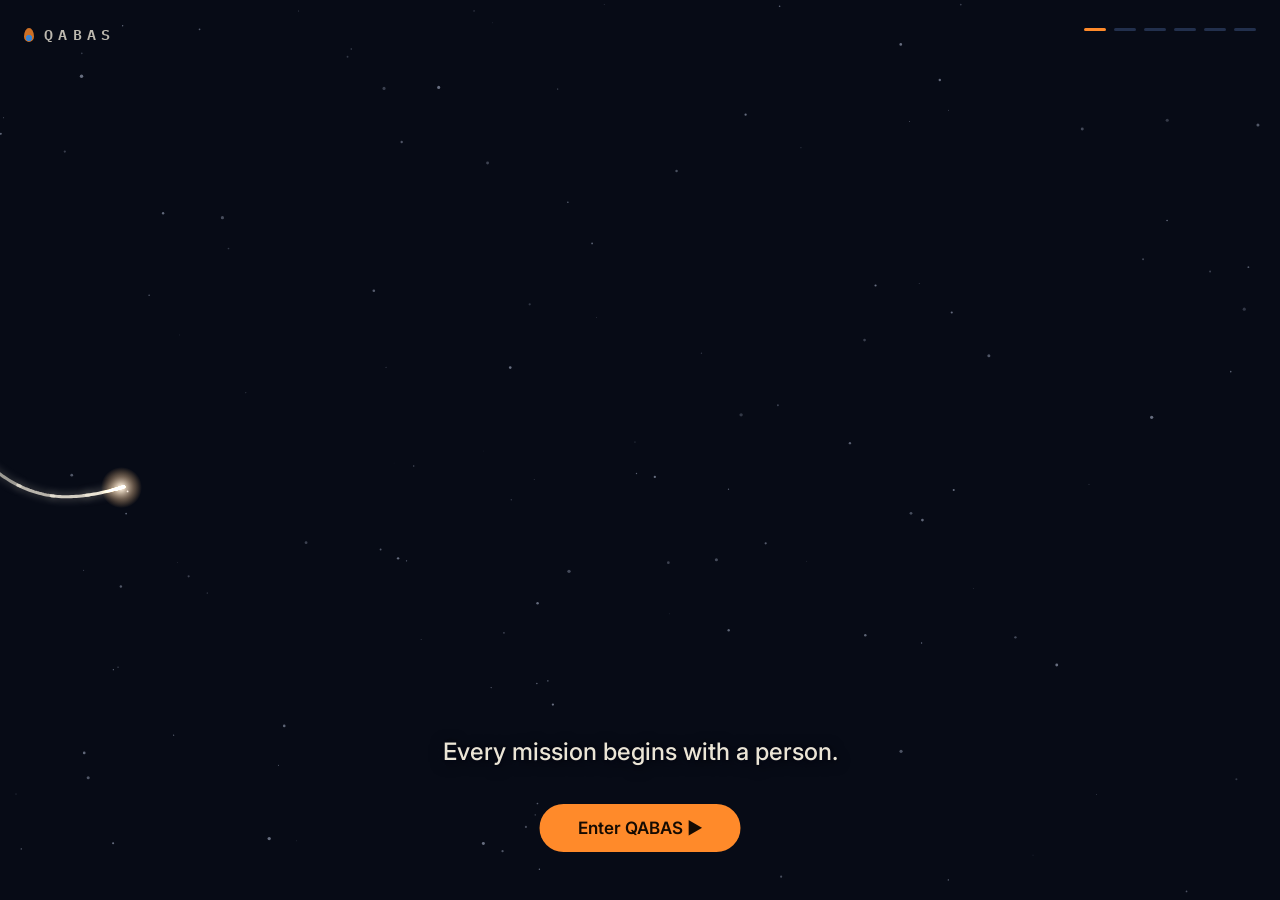
<file: frontend/public/Intro.html>
<!DOCTYPE html>
<html lang="en">
<head>
<meta charset="utf-8">
<meta name="viewport" content="width=device-width, initial-scale=1">
<title>QABAS Intro</title>
<link rel="preconnect" href="https://fonts.googleapis.com">
<link href="https://fonts.googleapis.com/css2?family=IBM+Plex+Mono:wght@500;600&family=Inter:wght@400;500;600&display=swap" rel="stylesheet">
<style>
  :root{
    --bg:#070b16; --ink:#ebe5d6; --muted:#8e9ab3; --orange:#ff8a2a; --blue:#4aa3ff;
  }
  *{box-sizing:border-box;margin:0;padding:0}
  html,body{height:100%;background:var(--bg);color:var(--ink);font-family:Inter,system-ui,sans-serif;overflow:hidden}
  canvas{position:fixed;inset:0;display:block}

  #brand{position:fixed;top:22px;left:24px;font:600 15px "IBM Plex Mono",monospace;letter-spacing:.35em;color:var(--ink);opacity:.8;display:flex;align-items:center;gap:10px}
  #brand i{width:10px;height:14px;border-radius:50% 50% 50% 50%/60% 60% 40% 40%;background:radial-gradient(circle at 50% 70%,var(--blue) 0 28%,var(--orange) 30%);display:inline-block}

  #dots{position:fixed;top:28px;right:24px;display:flex;gap:8px}
  #dots span{width:22px;height:3px;border-radius:2px;background:#22304d;transition:background .4s}
  #dots span.on{background:var(--orange)}

  #caption{position:fixed;left:50%;bottom:132px;transform:translateX(-50%);width:min(820px,calc(100% - 32px));text-align:center;transition:opacity .45s}
  #caption .en{font-size:clamp(17px,2.3vw,24px);font-weight:500;line-height:1.35;text-shadow:0 2px 14px #070b16,0 0 4px #070b16}
  #caption .tag{font:600 clamp(14px,1.6vw,17px) "IBM Plex Mono",monospace;letter-spacing:.18em;text-transform:uppercase;color:var(--orange);margin-bottom:10px}
  #caption .tag:empty{display:none}

  #start{position:fixed;left:50%;bottom:48px;transform:translateX(-50%);
    background:var(--orange);color:#160b02;border:0;border-radius:999px;
    font:600 17px Inter,sans-serif;padding:14px 38px;cursor:pointer;
    box-shadow:0 0 0 0 rgba(255,138,42,.45);animation:pulse 2.4s infinite}
  #start:hover{filter:brightness(1.08)}
  #start:focus-visible{outline:2px solid var(--ink);outline-offset:4px}
  @keyframes pulse{0%{box-shadow:0 0 0 0 rgba(255,138,42,.4)}70%{box-shadow:0 0 0 16px rgba(255,138,42,0)}100%{box-shadow:0 0 0 0 rgba(255,138,42,0)}}

</style>
</head>
<body>
<canvas id="c" aria-hidden="true"></canvas>
<div id="brand"><i></i>QABAS</div>
<div id="dots"><span></span><span></span><span></span><span></span><span></span><span></span></div>
<div id="caption" aria-live="polite"><div class="tag"></div><div class="en"></div></div>
<button id="start" type="button">Enter QABAS ▶</button>


<script>
/* ===== QABAS intro: "From Ignorance to Intelligence" =====
   Six scenes, loops until the user clicks Start (46.5 s per loop).
   Test a moment: add ?t=20 to the URL to freeze the animation at 20 s.

   Scientific content shown on the cards comes only from NASA's
   "Flame in Freefall" challenge statement (NASA PSI combustion research):
   - ACME CFI-G: microgravity tests with up to 85% oxygen
   - BASS / BASS-II: burning of solids, run in the MSG's fan-driven flow duct
   - Planned Moon Base / rovers: likely ≥30% O₂ at ≤10.2 psi
   - No partial-gravity combustion data in PSI yet; 0 g and 1 g results could bound it
   Microgravity flame look (dim, blue, spherical) also follows that statement. */

/* ---------- timeline ---------- */
const LEN = [6.5, 5.5, 6, 6.5, 4.5, 17.5];           // seconds per scene
const START = LEN.reduce((a,l,i)=>(a.push(i?a[i-1]+LEN[i-1]:0),a),[]);
const LOOP = LEN.reduce((a,b)=>a+b,0);
const CAPS = [
  ["Every mission begins with a person.", ""],
  ["A planned experiment, done by the procedure.", "Mission day 41."],
  ["But fire behaves differently here, and the answers were scattered across decades of research.", ""],
  ["Without organized data, even a careful crew can't predict what comes next.", ""],
  ["A small fire can become a major danger when we don't understand it.", ""],
  ["What if we understood the fire before we started?", ""],
];
const SUB6B = ["Decades of NASA fire experiments, summarized, ranked and explained.", ""];
const SUB6C = ["QABAS: a spark of knowledge for fire in space.", ""];

/* ---------- canvas ---------- */
const INK="#ebe5d6", ORANGE="#ff8a2a", BLUE="#4aa3ff", MUTED="#8e9ab3", RED="#ff5a3c";
const c=document.getElementById("c"), ctx=c.getContext("2d");
let W,H,S,dpr,OY;
function resize(){
  dpr=Math.min(2,window.devicePixelRatio||1);
  W=innerWidth; H=innerHeight;
  c.width=Math.round(W*dpr); c.height=Math.round(H*dpr);
  c.style.width=W+"px"; c.style.height=H+"px";
  // the stage (world y from about −245 to 140) fits between the header and the caption area
  const top=56,bottom=H-200;
  S=Math.min(W/1000,Math.max(120,bottom-top)/390);
  OY=(top+bottom)/2+52*S;
}
addEventListener("resize",resize); resize();

/* ---------- math helpers ---------- */
const clamp=(v,a=0,b=1)=>Math.max(a,Math.min(b,v));
const prog=(t,a,b)=>clamp((t-a)/(b-a));
const lerp=(a,b,t)=>a+(b-a)*t;
const lerpP=(p,q,t)=>[lerp(p[0],q[0],t),lerp(p[1],q[1],t)];
const ease=t=>t<.5?4*t*t*t:1-Math.pow(-2*t+2,3)/2;          // in-out cubic
const easeOut=t=>1-Math.pow(1-t,3);
const easeIn=t=>t*t*t;
const noise=x=>Math.sin(x)*.5+Math.sin(x*2.13+1.7)*.3+Math.sin(x*4.71+.3)*.2;   // smooth, −1..1
function rng(seed){return()=>{seed|=0;seed=seed+0x6D2B79F5|0;let t=Math.imul(seed^seed>>>15,1|seed);t=t+Math.imul(t^t>>>7,61|t)^t;return((t^t>>>14)>>>0)/4294967296;};}
const hexRGB=h=>{const n=parseInt(h.slice(1),16);return[n>>16,n>>8&255,n&255];};
const mixC=(a,b,t)=>[0,1,2].map(i=>Math.round(lerp(a[i],b[i],t)));
const rgba=(c,a)=>`rgba(${c[0]},${c[1]},${c[2]},${clamp(a)})`;
const C_INK=hexRGB(INK), C_BLUE=hexRGB(BLUE), C_ORANGE=hexRGB(ORANGE), C_RED=hexRGB(RED), C_MUTED=hexRGB(MUTED);

function resample(pts,n){
  const L=[0];
  for(let i=1;i<pts.length;i++)L.push(L[i-1]+Math.hypot(pts[i][0]-pts[i-1][0],pts[i][1]-pts[i-1][1]));
  const out=[],tot=L[L.length-1]||1;let j=1;
  for(let k=0;k<n;k++){
    const d=tot*k/(n-1);
    while(j<L.length-1&&L[j]<d)j++;
    const f=(d-L[j-1])/((L[j]-L[j-1])||1);
    out.push([lerp(pts[j-1][0],pts[j][0],f),lerp(pts[j-1][1],pts[j][1],f)]);
  }
  return {pts:out,len:tot};
}
function line(pts,{alpha=1,width=2.4,color=C_INK,glow=8,from=0,to=pts.length,dash=null}={}){
  from=Math.max(0,Math.floor(from)); to=Math.min(pts.length,Math.ceil(to));
  if(to-from<2||alpha<=0)return;
  ctx.save();ctx.globalAlpha*=alpha;ctx.strokeStyle=rgba(color,1);ctx.lineWidth=width;
  ctx.lineJoin=ctx.lineCap="round";ctx.shadowColor=rgba(color,.55);ctx.shadowBlur=glow;
  if(dash)ctx.setLineDash(dash);
  ctx.beginPath();ctx.moveTo(pts[from][0],pts[from][1]);
  for(let i=from+1;i<to;i++)ctx.lineTo(pts[i][0],pts[i][1]);
  ctx.stroke();ctx.restore();
}
function inScreen(fn){ctx.save();ctx.setTransform(dpr,0,0,dpr,0,0);fn();ctx.restore();}
function vignette(strength,tint=[0,0,0]){
  if(strength<=0)return;
  inScreen(()=>{
    const g=ctx.createRadialGradient(W/2,H/2,Math.min(W,H)*.25,W/2,H/2,Math.max(W,H)*.75);
    g.addColorStop(0,rgba(tint,0));g.addColorStop(1,rgba(tint,strength));
    ctx.fillStyle=g;ctx.fillRect(0,0,W,H);
  });
}

/* ---------- world layout ---------- */
const FLOOR=105;                 // ground line inside the station
const RIG_X=40;                  // experiment stand
const IGN=[RIG_X,-2];            // lower end of the material sample (ignition point)
const FLAME=[RIG_X,-4];

/* ---------- the character: one continuous line ---------- */
function hipOf(p){return[p.x,FLOOR-52+(p.crouch||0)*18+(p.bob||0)];}
function upper(p,dx,dy){const h=hipOf(p),l=p.lean||0;return[h[0]+dx*Math.cos(l)-dy*Math.sin(l),h[1]+dx*Math.sin(l)+dy*Math.cos(l)];}
const shoulderOf=p=>upper(p,0,-40), headOf=p=>upper(p,0,-63);
function ik(a,b,l1,l2,bend){
  let dx=b[0]-a[0],dy=b[1]-a[1],d=Math.hypot(dx,dy);const mx=l1+l2-.5;
  if(d>mx){b=[a[0]+dx/d*mx,a[1]+dy/d*mx];dx=b[0]-a[0];dy=b[1]-a[1];d=mx;}
  d=Math.max(d,1);
  const ang=Math.atan2(dy,dx)+bend*Math.acos(clamp((l1*l1+d*d-l2*l2)/(2*l1*d),-1,1));
  return{mid:[a[0]+Math.cos(ang)*l1,a[1]+Math.sin(ang)*l1],end:b};
}
function loopAround(out,from,center,r,n){
  const a0=Math.atan2(from[1]-center[1],from[0]-center[0]);
  for(let i=1;i<=n;i++){const a=a0+i/n*Math.PI*2;out.push([center[0]+Math.cos(a)*r,center[1]+Math.sin(a)*r]);}
}
function bodyPts(p){
  const hip=hipOf(p),sh=shoulderOf(p),neck=upper(p,0,-48),hc=headOf(p);
  const legL=ik(hip,[p.x+p.fL[0],FLOOR+(p.fL[1]||0)],29,29,-1);
  const legR=ik(hip,[p.x+p.fR[0],FLOOR+(p.fR[1]||0)],29,29,-1);
  const armL=ik(sh,p.lHw,23,23,1), armR=ik(sh,p.rHw,23,23,1);
  const toe=f=>[f[0]+8,f[1]];
  const pts=[toe(legL.end),legL.end,legL.mid,hip,legR.mid,legR.end,toe(legR.end),legR.end,legR.mid,hip,sh,armL.mid,armL.end];
  const hand=(arm,out)=>{const d=Math.hypot(arm.end[0]-arm.mid[0],arm.end[1]-arm.mid[1])||1;
    loopAround(out,arm.end,[arm.end[0]+(arm.end[0]-arm.mid[0])/d*3.2,arm.end[1]+(arm.end[1]-arm.mid[1])/d*3.2],3.2,9);};
  hand(armL,pts); pts.push(armL.mid,sh,armR.mid,armR.end); hand(armR,pts);
  pts.push(armR.mid,sh,neck); loopAround(pts,neck,hc,14,32);
  return{pts,hR:armR.end,hL:armL.end,sh,hc};
}
function drawBody(p,opts={}){const b=bodyPts(p);line(resample(b.pts,420).pts,opts);return b;}

function stand(x){return{x,lean:0,crouch:0,bob:0,fL:[-9,0],fR:[9,0]};}
function walk(p,phase,amt){
  const s=Math.sin(phase)*11*amt;
  p.fL=[-8+s,-Math.max(0,Math.cos(phase))*6*amt];
  p.fR=[8-s,-Math.max(0,-Math.cos(phase))*6*amt];
  p.bob=-Math.abs(Math.sin(phase))*2*amt;
  return Math.sin(phase)*amt;          // arm swing
}
function restHands(p,swing=0){
  const sh=shoulderOf(p);
  p.lHw=[sh[0]-5-swing*9,sh[1]+43]; p.rHw=[sh[0]+5+swing*9,sh[1]+43];
}

/* small ignition wand held in the right hand */
function drawTool(hand,aim,alpha=1){
  if(alpha<=0)return null;
  const dx=aim[0]-hand[0],dy=aim[1]-hand[1],d=Math.hypot(dx,dy)||1,u=[dx/d,dy/d];
  const P=k=>[hand[0]+u[0]*k,hand[1]+u[1]*k];
  line([P(-7),P(9)],{alpha,width:5,glow:4});              // grip
  line([P(9),P(27)],{alpha,width:1.8,glow:4});            // nozzle
  const tip=P(28);
  ctx.save();ctx.globalAlpha*=alpha;ctx.fillStyle=INK;ctx.beginPath();ctx.arc(tip[0],tip[1],1.8,0,7);ctx.fill();ctx.restore();
  return tip;
}

/* ---------- station, stand, sample ---------- */
const STATION=(()=>{ // outline of the module as points, broken into pieces for the damage effect
  const P=[],arc=(cx,cy,a0,a1)=>{for(let i=0;i<=24;i++){const a=lerp(a0,a1,i/24);P.push([cx+Math.cos(a)*120,cy+Math.sin(a)*120]);}};
  P.push([-210,-150],[210,-150]);arc(210,-30,-Math.PI/2,0);P.push([330,0]);arc(210,0,0,Math.PI/2);
  P.push([-210,120]);arc(-210,0,Math.PI/2,Math.PI);P.push([-330,-30]);arc(-210,-30,Math.PI,Math.PI*1.5);
  const pts=resample(P,264).pts,r=rng(21),pieces=[];
  for(let i=0;i<22;i++){
    const seg=pts.slice(i*12,i*12+13);const m=seg[6];
    const dist=Math.hypot(m[0]-FLAME[0],m[1]-FLAME[1]);
    pieces.push({seg,m,w:clamp(1.35-dist/330),disp:8+r()*42,rot:(r()-.5)*.8,gone:r()<.3});
  }
  return pieces;
})();
function drawStation(alpha,damage=0,drift=0){
  if(alpha<=0)return;
  ctx.save();ctx.globalAlpha*=alpha;
  STATION.forEach(pc=>{
    const k=damage*pc.w;
    if(pc.gone&&k>.45)return;
    const dx=pc.m[0]-FLAME[0],dy=pc.m[1]-FLAME[1],d=Math.hypot(dx,dy)||1;
    const off=k*pc.disp+drift*pc.w*10, ox=dx/d*off, oy=dy/d*off, rot=pc.rot*k+drift*pc.rot*.2*pc.w;
    const seg=pc.seg.map(([x,y])=>{const X=x-pc.m[0],Y=y-pc.m[1];
      return[pc.m[0]+ox+X*Math.cos(rot)-Y*Math.sin(rot),pc.m[1]+oy+X*Math.sin(rot)+Y*Math.cos(rot)];});
    line(seg,{color:[58,74,108],width:2,glow:0});
  });
  // windows and floor
  [[-235,-60],[235,-60]].forEach(([x,y],i)=>{
    const k=damage*(i?1:.4);
    ctx.save();ctx.strokeStyle="rgba(58,74,108,.9)";ctx.lineWidth=2;
    ctx.beginPath();ctx.arc(x+k*14*(i?1:-1),y-k*6,18,0,Math.PI*2);ctx.stroke();ctx.restore();
  });
  const fk=damage;
  line([[-300,FLOOR+1],[-60,FLOOR+1+fk*6]],{color:[44,58,88],width:1.5,glow:0,alpha:.9});
  line([[-40,FLOOR+1+fk*10],[300,FLOOR+1-fk*14]],{color:[44,58,88],width:1.5,glow:0,alpha:.9});
  ctx.restore();
}
function drawRig(alpha,burn=0){
  if(alpha<=0)return;
  ctx.save();ctx.globalAlpha*=alpha;
  line([[RIG_X-24,FLOOR],[RIG_X+30,FLOOR]],{width:2.2,glow:3,color:[150,160,185]});
  line([[RIG_X+16,FLOOR],[RIG_X+16,-48],[RIG_X,-48],[RIG_X,-42]],{width:2,glow:3,color:[150,160,185]});
  // material sample (thin strip held by the clamp)
  const top=-42,bottom=lerp(-2,-26,burn);
  ctx.strokeStyle="rgba(235,229,214,.85)";ctx.lineWidth=1.4;ctx.fillStyle="rgba(235,229,214,.08)";
  ctx.beginPath();ctx.rect(RIG_X-3.5,top,7,bottom-top);ctx.fill();ctx.stroke();
  ctx.restore();
}

/* ---------- fire ---------- */
const CF={cool:[[225,240,255],[74,163,255],[25,70,190]],hot:[[255,250,225],[255,150,45],[210,50,20]]};
function drawFlame(x,y,R,{heat=0,chaos=.2,t=0,seed=0,alpha=1,stretch=1}={}){
  if(R<=.4||alpha<=0)return;
  const core=mixC(CF.cool[0],CF.hot[0],heat),mid=mixC(CF.cool[1],CF.hot[1],heat),edge=mixC(CF.cool[2],CF.hot[2],heat);
  ctx.save();ctx.globalCompositeOperation="lighter";
  let g=ctx.createRadialGradient(x,y,0,x,y,R*3.4);           // soft glow
  g.addColorStop(0,rgba(mid,.32*alpha));g.addColorStop(.4,rgba(mid,.10*alpha));g.addColorStop(1,rgba(mid,0));
  ctx.fillStyle=g;ctx.beginPath();ctx.arc(x,y,R*3.4,0,7);ctx.fill();
  ctx.beginPath();                                          // living body
  for(let i=0;i<=56;i++){
    const a=i/56*Math.PI*2;
    const r=R*(1+chaos*(noise(a*3+t*5.3+seed)*.30+noise(a*7-t*9.1+seed*2)*.14));
    const px=x+Math.cos(a)*r, py=y+Math.sin(a)*r*(a>Math.PI?stretch:1);
    i?ctx.lineTo(px,py):ctx.moveTo(px,py);
  }
  g=ctx.createRadialGradient(x,y,0,x,y,R*1.2);
  g.addColorStop(0,rgba(core,.95*alpha));g.addColorStop(.35,rgba(mid,.75*alpha));g.addColorStop(.8,rgba(edge,.25*alpha));g.addColorStop(1,rgba(edge,0));
  ctx.fillStyle=g;ctx.fill();
  g=ctx.createRadialGradient(x,y,0,x,y,R*.45);              // bright core
  g.addColorStop(0,rgba(core,.85*alpha));g.addColorStop(1,rgba(core,0));
  ctx.fillStyle=g;ctx.beginPath();ctx.arc(x,y,R*.45,0,7);ctx.fill();
  ctx.restore();
}
function sparkBurst(at,t0,t,n,seed,spread=1){       // small ignition sparks
  const dt=t-t0; if(dt<0||dt>.7)return;
  const r=rng(seed);
  ctx.save();ctx.globalCompositeOperation="lighter";
  for(let i=0;i<n;i++){
    const a=r()*Math.PI*2,v=(40+r()*90)*spread,life=.25+r()*.4;if(dt>life){r();continue;}
    const d=v*(1-Math.exp(-4*dt))/4,d0=v*(1-Math.exp(-4*Math.max(0,dt-.03)))/4;
    ctx.strokeStyle=rgba(mixC([255,250,220],C_ORANGE,dt/life),1-dt/life);ctx.lineWidth=1.4;
    ctx.beginPath();ctx.moveTo(at[0]+Math.cos(a)*d0,at[1]+Math.sin(a)*d0);ctx.lineTo(at[0]+Math.cos(a)*d,at[1]+Math.sin(a)*d);ctx.stroke();
  }
  ctx.restore();
}

/* ---------- environmental factors: gauges + airflow ---------- */
const FACTORS=[ // gauge position, label, card position/width, card anchor side
  {g:[120,-95],label:"O₂",      card:[150,-232,250],side:"bottom",
   id:"ACME · CFI-G",            body:"Microgravity flames tested with up to 85% oxygen.",                     tag:"NASA PSI"},
  {g:[240,-40], label:"PRESSURE",card:[280,-122,218],side:"left",
   id:"MOON BASE · PLANNED",     body:"Likely 30% oxygen or more, at 10.2 psi or less.",                       tag:"NASA"},
  {g:[170,70],  label:"AIRFLOW", card:[215,42,250],side:"left",
   id:"BASS · BASS-II",          body:"Burning of solid materials in a fan-driven flow duct.",                tag:"NASA PSI"},
  {g:[-120,-100],label:"GRAVITY",card:[-475,-215,250],side:"right",
   id:"PARTIAL GRAVITY",         body:"No Moon or Mars gravity data in PSI yet. 0 g and 1 g results could bound it.",tag:"NASA PSI"},
];
function drawGauge(f,i,{alpha=1,unc=1,resolved=0,warn=0,t=0,conn=1}){
  if(alpha<=0)return;
  const [x,y]=f.g, col=mixC(mixC([255,170,90],C_RED,warn),C_BLUE,resolved);
  ctx.save();ctx.globalAlpha*=alpha;
  // dashed connector from the flame to the factor
  if(conn>0){
    const ex=lerp(FLAME[0],x,conn),ey=lerp(FLAME[1],y,conn);
    ctx.save();ctx.strokeStyle=rgba(col,.35);ctx.lineWidth=1;ctx.setLineDash([3,6]);ctx.lineDashOffset=-t*14;
    ctx.beginPath();ctx.moveTo(FLAME[0],FLAME[1]);ctx.lineTo(ex,ey);ctx.stroke();ctx.restore();
  }
  ctx.translate(x,y);
  const a0=Math.PI*.75,a1=Math.PI*2.25,R=19;
  ctx.fillStyle="rgba(10,16,30,.85)";ctx.beginPath();ctx.arc(0,0,R+7,0,7);ctx.fill();
  ctx.lineWidth=2.2;ctx.strokeStyle=rgba(col,.9);
  ctx.setLineDash(resolved>.5?[]:[3,3.5]);ctx.lineDashOffset=t*6;
  ctx.beginPath();ctx.arc(0,0,R,a0,a1);ctx.stroke();ctx.setLineDash([]);
  // the needle wanders while the factor's effect is unknown, and settles once data is linked
  const wander=(noise(t*1.9+i*3.1)*.95+noise(t*5.3+i)*.25*warn)*unc*1.35;
  const ang=Math.PI*1.5+wander+(1-unc)*(i-1.5)*.18;
  ctx.strokeStyle=INK;ctx.lineWidth=1.8;ctx.beginPath();ctx.moveTo(0,0);ctx.lineTo(Math.cos(ang)*15,Math.sin(ang)*15);ctx.stroke();
  ctx.fillStyle=INK;ctx.beginPath();ctx.arc(0,0,2.2,0,7);ctx.fill();
  // labels
  ctx.textAlign="center";ctx.textBaseline="middle";
  ctx.fillStyle=rgba(C_MUTED,.95);ctx.font="600 11px 'IBM Plex Mono', monospace";ctx.fillText(f.label,0,-R-15);
  ctx.font="500 10px 'IBM Plex Mono', monospace";
  if(resolved<.5){ctx.fillStyle=rgba(col,.55+.35*Math.abs(Math.sin(t*3+i)));ctx.fillText("unknown",0,R+14);}
  else{ctx.fillStyle=rgba(C_BLUE,resolved);ctx.fillText("data linked",0,R+14);}
  ctx.restore();
}
function drawAirflow(t,alpha,unc,warn=0){
  if(alpha<=0)return;
  const r=rng(77);
  ctx.save();ctx.lineCap="round";
  for(let i=0;i<26;i++){
    const ox=r(),oy=r(),sp=.18+r()*.2;
    const dir=noise(t*.6+i*.37)*1.7*unc+noise(t*2.1+i)*.5*warn;
    const u=(ox+t*sp*(1+warn))%1;
    const lx=(u-.5)*300,ly=(oy-.5)*150,cs=Math.cos(dir),sn=Math.sin(dir);
    const x=FLAME[0]+lx*cs-ly*sn,y=FLAME[1]+lx*sn+ly*cs;
    ctx.strokeStyle=rgba(mixC(C_MUTED,C_BLUE,1-unc),alpha*.28*Math.sin(Math.PI*u));ctx.lineWidth=1.1;
    ctx.beginPath();ctx.moveTo(x,y);ctx.lineTo(x-cs*16,y-sn*16);ctx.stroke();
  }
  ctx.restore();
}

/* ---------- explosion (stateless: everything is a function of time since the blast) ---------- */
const BLAST=(()=>{const r=rng(1234),sparks=[],embers=[],debris=[],smoke=[];
  for(let i=0;i<170;i++)sparks.push({a:r()*Math.PI*2,v:260+r()*900,k:2.4+r()*2,life:.5+r()*1.1,w:.8+r()*1.4});
  for(let i=0;i<60;i++)embers.push({a:r()*Math.PI*2,v:60+r()*260,k:1+r()*.8,life:2.5+r()*3,s:1+r()*1.6});
  for(let i=0;i<36;i++)debris.push({a:r()*Math.PI*2,v:70+r()*210,k:1+r()*.6,len:6+r()*22,rot:r()*Math.PI,w:(r()-.5)*7});
  for(let i=0;i<18;i++)smoke.push({a:r()*Math.PI*2,v:30+r()*90,r:30+r()*50});
  return{sparks,embers,debris,smoke};})();
const travel=(v,k,dt)=>v*(1-Math.exp(-k*dt))/k;
function drawBlastWorld(dt){
  if(dt<0)return;
  const [X,Y]=FLAME;
  // smoke (normal blending, slow)
  BLAST.smoke.forEach((s,i)=>{
    const d=travel(s.v,.7,dt),R=s.r*(.6+1.6*(1-Math.exp(-dt*.7)));
    const a=.15*clamp(dt*3)*Math.exp(-dt*.12);
    const x=X+Math.cos(s.a)*d,y=Y+Math.sin(s.a)*d;
    const g=ctx.createRadialGradient(x,y,0,x,y,R);g.addColorStop(0,`rgba(110,116,132,${a})`);g.addColorStop(1,"rgba(110,116,132,0)");
    ctx.fillStyle=g;ctx.beginPath();ctx.arc(x,y,R,0,7);ctx.fill();
  });
  // debris fragments drift on in microgravity
  BLAST.debris.forEach(d=>{
    const dist=travel(d.v,d.k,dt)+d.v*.012*dt, rot=d.rot+d.w*(travel(1,d.k,dt)+.03*dt);
    const x=X+Math.cos(d.a)*dist,y=Y+Math.sin(d.a)*dist,h=d.len/2;
    line([[x-Math.cos(rot)*h,y-Math.sin(rot)*h],[x+Math.cos(rot)*h,y+Math.sin(rot)*h]],{color:[150,160,185],width:2,glow:0,alpha:.85});
  });
  // the experiment stand, torn apart
  [[RIG_X+16,-48,RIG_X+16,FLOOR,.6,-1.2],[RIG_X-24,FLOOR,RIG_X+30,FLOOR,1.6,.8],[RIG_X,-48,RIG_X+16,-48,-.9,2]].forEach(([x1,y1,x2,y2,ang,w],i)=>{
    const mx=(x1+x2)/2,my=(y1+y2)/2,dx=mx-X,dy=my-Y,dd=Math.hypot(dx,dy)||1,dist=travel(140,1.3,dt)+4*dt;
    const cx=mx+dx/dd*dist,cy=my+dy/dd*dist,rot=w*travel(1,1.3,dt)+w*.02*dt,h=Math.hypot(x2-x1,y2-y1)/2,a0=Math.atan2(y2-y1,x2-x1)+rot;
    line([[cx-Math.cos(a0)*h,cy-Math.sin(a0)*h],[cx+Math.cos(a0)*h,cy+Math.sin(a0)*h]],{color:[150,160,185],width:2,glow:0,alpha:.8});
  });
  ctx.save();ctx.globalCompositeOperation="lighter";
  // fireball
  if(dt<1.6)drawFlame(X,Y,60+170*(1-Math.exp(-dt*4)),{heat:1,chaos:1.1,t:dt*3,seed:4,alpha:Math.exp(-dt*2.4)});
  // shockwave: distorted double ring that thins as it travels
  const sw=Math.exp(-dt*1.7);
  if(sw>.02){
    [[1,1],[.86,.5]].forEach(([k,a],j)=>{
      const R=k*950*(1-Math.exp(-dt*2.3));
      ctx.beginPath();
      for(let i=0;i<=80;i++){const th=i/80*Math.PI*2,rr=R*(1+.025*noise(th*6+dt*4+j));i?ctx.lineTo(X+Math.cos(th)*rr,Y+Math.sin(th)*rr):ctx.moveTo(X+Math.cos(th)*rr,Y+Math.sin(th)*rr);}
      ctx.strokeStyle=rgba(j?C_ORANGE:[255,240,215],sw*a*.75);ctx.lineWidth=(j?3:2)+28*sw*a;ctx.stroke();
    });
  }
  // sparks with motion trails
  BLAST.sparks.forEach(s=>{
    if(dt>s.life)return;const f=dt/s.life;
    const d=travel(s.v,s.k,dt),d0=travel(s.v,s.k,Math.max(0,dt-.06));
    ctx.strokeStyle=rgba(mixC([255,248,220],C_ORANGE,f),(1-f)*.95);ctx.lineWidth=s.w;
    ctx.beginPath();ctx.moveTo(X+Math.cos(s.a)*d0,Y+Math.sin(s.a)*d0);ctx.lineTo(X+Math.cos(s.a)*d,Y+Math.sin(s.a)*d);ctx.stroke();
  });
  // embers keep glowing and fade slowly
  BLAST.embers.forEach((e,i)=>{
    if(dt>e.life)return;const f=dt/e.life,d=travel(e.v,e.k,dt)+e.v*.02*dt;
    ctx.fillStyle=rgba(C_ORANGE,(1-f)*(.6+.4*Math.sin(dt*9+i)));
    ctx.beginPath();ctx.arc(X+Math.cos(e.a)*d,Y+Math.sin(e.a)*d,e.s,0,7);ctx.fill();
  });
  ctx.restore();
}
function drawBlastScreen(dt){
  if(dt<0)return;
  const flash=dt<.07?1:Math.exp(-(dt-.07)*5.5);
  inScreen(()=>{
    ctx.fillStyle=`rgba(255,246,230,${flash*.95})`;ctx.fillRect(0,0,W,H);
    ctx.fillStyle=`rgba(255,120,40,${.22*Math.exp(-dt*1.4)})`;ctx.fillRect(0,0,W,H);
  });
}

/* ---------- character poses shared between scenes ---------- */
function poseS2(t){
  const wu=prog(t,.6,3.0),x=lerp(-170,-32,ease(wu)),amt=Math.min(1,wu*5,(1-wu)*5);
  const p=stand(x),sw=walk(p,(x+170)/19,amt);
  const reach=ease(prog(t,3.1,4.25));
  p.lean=.12*reach;p.crouch=.06*reach;
  restHands(p,sw);
  const sh=shoulderOf(p);
  p.rHw=lerpP(p.rHw,[IGN[0]-30,IGN[1]+3],reach);
  p.lHw=lerpP(p.lHw,[sh[0]+13,sh[1]+24],reach*.85);
  p.aim=lerpP([p.rHw[0]+5,p.rHw[1]+30],IGN,reach);
  return p;
}
function poseHold(reach,lean){       // standing by the stand, tool partly withdrawn
  const p=stand(-32);p.lean=lean;p.crouch=.06*reach;restHands(p);
  const sh=shoulderOf(p);
  p.rHw=lerpP(p.rHw,[IGN[0]-30,IGN[1]+3],reach);
  p.lHw=lerpP(p.lHw,[sh[0]+13,sh[1]+24],reach*.85);
  p.aim=lerpP([p.rHw[0]+5,p.rHw[1]+30],[IGN[0]+4,IGN[1]+16],reach);
  return p;
}
const S3_END=()=>poseHold(.6,.05);
function kneel(x){
  const p=stand(x);p.crouch=.95;p.lean=.42;p.fL=[18,0];p.fR=[-28,0];
  const sh=shoulderOf(p);p.rHw=[sh[0]+22,FLOOR-4];p.lHw=[sh[0]+4,sh[1]+40];return p;
}
function flameS3(t){return{R:3+13*easeOut(prog(t,0,2.2))+Math.sin(t*2.1)*1.2*prog(t,1.5,2.5),chaos:.22+.06*prog(t,2,6)};}

/* ================= SCENES ================= */

/* 01 · The Thread — a line enters from off-screen and draws the person */
let S1cache=null;
function S1path(){            // rebuilt when the window size changes, so the thread always starts just off-screen
  const half=Math.round(W/(2*S))+40;
  if(S1cache&&S1cache.half===half)return S1cache;
  const fig=resample(bodyPts((()=>{const p=stand(-170);restHands(p);return p;})()).pts,520);
  const st=fig.pts[0],raw=[];
  for(let i=0;i<=500;i++){
    const u=i/500;
    let x=lerp(-half,st[0],u),y=lerp(-30,st[1],u)+Math.sin(u*Math.PI*2.4)*55*(1-u);
    if(u>.42&&u<.7){const v=(u-.42)/.28,ph=v*Math.PI*2,env=Math.sin(v*Math.PI);x+=Math.sin(ph)*48*env;y-=(1-Math.cos(ph))*44*env;}
    raw.push([x,y]);
  }
  const STEP=2, en=resample(raw,0); // measure
  const entry=resample(raw,Math.max(2,Math.round(en.len/STEP))),figR=resample(fig.pts,Math.max(2,Math.round(fig.len/STEP)));
  S1cache={half,all:entry.pts.concat(figR.pts.slice(1)),E:entry.pts.length-1,F:figR.pts.length-1,STEP};
  return S1cache;
}
function hermite(t,t0,s0,v0,t1,s1,v1){
  const h=t1-t0,u=clamp((t-t0)/h),u2=u*u,u3=u2*u;
  return(2*u3-3*u2+1)*s0+(u3-2*u2+u)*h*v0+(-2*u3+3*u2)*s1+(u3-u2)*h*v1;
}
function scene1(t){
  const {all,E,F}=S1path(), n=all.length;
  // the pen glides in, then slows down to draw the person with care
  const vE=1.2*F/2.5;
  const head=t<.2?0:t<3.1?hermite(t,.2,0,0,3.1,E,vE):hermite(t,3.1,E,vE,5.7,E+F,0);
  const TAIL=190, tail=clamp(head-TAIL,0,E);
  const pts=all.map((p,i)=>{
    if(i>=E)return p;
    const settle=clamp((i-(head-TAIL))/TAIL);           // the end that is about to be drawn moves least
    const a=i>0?Math.atan2(p[1]-all[i-1][1],p[0]-all[i-1][0]):0;
    const w=Math.sin(i*.09-t*4.6)*6*(1-settle*.7);
    return[p[0]-Math.sin(a)*w,p[1]+Math.cos(a)*w];
  });
  // the thread fades in along its length (soft tail)
  const segs=6;
  for(let s=0;s<segs;s++){
    const a=tail+(head-tail)*s/segs,b=tail+(head-tail)*(s+1)/segs+1;
    line(pts,{from:a,to:b,alpha:tail>=E?1:lerp(.25,1,(s+1)/segs)});
  }
  if(tail>=E)line(pts,{from:E,to:head+1});
  if(t<6.1&&head>0){
    const hp=pts[Math.min(n-1,Math.floor(head))],a=1-prog(t,5.7,6.1);
    ctx.save();ctx.globalCompositeOperation="lighter";
    const g=ctx.createRadialGradient(hp[0],hp[1],0,hp[0],hp[1],16);
    g.addColorStop(0,`rgba(255,240,215,${.9*a})`);g.addColorStop(1,"rgba(255,180,90,0)");
    ctx.fillStyle=g;ctx.beginPath();ctx.arc(hp[0],hp[1],16,0,7);ctx.fill();ctx.restore();
  }
}

/* 02 · The Experiment — the person picks up the wand, walks to the sample, sparks it */
function scene2(t){
  drawStation(ease(prog(t,0,1.4)));
  drawRig(ease(prog(t,.4,1.6)));
  const p=poseS2(t), b=drawBody(p);
  const tip=drawTool(b.hR,p.aim,ease(prog(t,.3,1.1)));
  // tool "materialises" with a short glint
  if(t>.3&&t<1.2){const a=Math.sin(prog(t,.3,1.2)*Math.PI);ctx.save();ctx.globalCompositeOperation="lighter";
    const g=ctx.createRadialGradient(b.hR[0],b.hR[1],0,b.hR[0],b.hR[1],22);g.addColorStop(0,`rgba(255,220,170,${.5*a})`);g.addColorStop(1,"rgba(255,180,90,0)");
    ctx.fillStyle=g;ctx.beginPath();ctx.arc(b.hR[0],b.hR[1],22,0,7);ctx.fill();ctx.restore();}
  if(tip){sparkBurst(tip,4.45,t,10,31,.8);sparkBurst(tip,4.95,t,14,37,1);}
  if(t>5.1)drawFlame(FLAME[0],FLAME[1],3*easeOut(prog(t,5.1,5.5)),{t,chaos:.2,seed:1});
}

/* 03 · The Unknown — ignition; four environmental factors appear, all uncertain */
function scene3(t){
  drawStation(1);drawRig(1);
  const reach=lerp(1,.6,ease(prog(t,.4,1.4))),lean=lerp(.12,.05,ease(prog(t,.4,1.4)));
  const p=poseHold(reach,lean),b=drawBody(p);drawTool(b.hR,p.aim);
  sparkBurst(IGN,0,t,16,41,1.1);
  drawAirflow(t,ease(prog(t,2.2,3.4)),1);
  FACTORS.forEach((f,i)=>{const a=ease(prog(t,1.3+i*.5,1.9+i*.5));
    drawGauge(f,i,{alpha:a,unc:1,t,conn:ease(prog(t,1.3+i*.5,2.1+i*.5))});});
  const fl=flameS3(t);
  drawFlame(FLAME[0],FLAME[1],fl.R,{t,chaos:fl.chaos,seed:1});
}

/* 04 · The Failure — tension, unpredictable spread, a failed attempt, the blast */
const TENDRILS=(()=>{const r=rng(99),a=[];for(let i=0;i<8;i++)a.push({ang:r()*Math.PI*2,on:2+r()*1.7,len:70+r()*120,seed:r()*10});return a;})();
const SPOTS=(()=>{const r=rng(55),a=[];for(let i=0;i<6;i++)a.push({x:lerp(-120,290,r()),y:r()<.5?FLOOR-6:-138+r()*20,on:3+r()*1.4,s:r()*10});return a;})();
const BLAST_AT=4.95;
function poseS4(t){
  const a=ease(prog(t,.3,1.8)),b=ease(prog(t,2.0,3.1)),c=ease(prog(t,3.45,4.5)),dt=t-BLAST_AT,d=easeOut(prog(dt,0,.8));
  let x=lerp(lerp(lerp(-32,-46,a),-18,b),-102,c);
  x=lerp(x,-168,d);
  const p=stand(x);
  const stepAmt=Math.max(Math.sin(Math.PI*prog(t,2.0,3.1)),Math.sin(Math.PI*prog(t,3.45,4.5)))*(1-d);
  walk(p,x/14,stepAmt*.9);
  p.lean=lerp(lerp(lerp(.05,-.04,a),.17,b),-.24,c);
  restHands(p);
  const sh=shoulderOf(p),hc=headOf(p);
  let rH=lerpP([sh[0]+12,sh[1]+30],p.rHw,a*.6);
  let lH=p.lHw;
  rH=lerpP(rH,[FLAME[0]-30,FLAME[1]-8],b);  lH=lerpP(lH,[FLAME[0]-36,FLAME[1]+14],b);   // try to contain it
  rH=lerpP(rH,[hc[0]+15,hc[1]+3],c);        lH=lerpP(lH,[sh[0]-24,sh[1]+24],c);         // shield the face
  p.rHw=rH;p.lHw=lH;
  if(d>0){const k=kneel(x);p.crouch=k.crouch*d;p.lean=lerp(p.lean,k.lean,d);p.fL=lerpP(p.fL,k.fL,d);p.fR=lerpP(p.fR,k.fR,d);
    const ks=shoulderOf(p);p.rHw=lerpP(p.rHw,[ks[0]+22,FLOOR-4],d);p.lHw=lerpP(p.lHw,[ks[0]+4,ks[1]+40],d);}
  return p;
}
function scene4(t){
  const dt=t-BLAST_AT;
  const tension=ease(prog(t,0,2.2)), spread=ease(prog(t,2.0,4.55)), implode=easeIn(prog(t,4.55,BLAST_AT));
  // camera: slow push-in, tremor while it spreads, hard shake after the blast
  const zoom=1+.035*tension+.05*implode-.085*easeOut(prog(dt,0,.6))*(dt>0?1:0);
  const shake=(spread*1.6+implode*3)*(dt<0?1:0)+(dt>=0?16*Math.exp(-dt*4.5):0);
  ctx.save();
  ctx.translate(noise(t*37)*shake,noise(t*41+3)*shake);ctx.scale(zoom,zoom);
  drawStation(1,dt>0?easeOut(prog(dt,0,.5)):0,0);
  if(dt<0){
    drawRig(1,spread*.6);
    const warn=clamp(tension*.6+spread);
    drawAirflow(t,1-prog(t,3.4,4.3),1,warn);
    FACTORS.forEach((f,i)=>drawGauge(f,i,{alpha:1-ease(prog(t,3.2+i*.15,3.9+i*.15)),unc:1+tension*.5,warn,t:t*(1+warn*1.5)}));
  }
  const p=poseS4(t),b=drawBody(p);
  if(t<2.0)drawTool(b.hR,p.aim||[b.hR[0]+8,b.hR[1]+28],1);
  else if(t<3){ // released: the wand floats away, tumbling
    const k=t-2,cx=b.hR[0]-10*k,cy=b.hR[1]-14*k,ang=1.3+k*2.2,u=[Math.cos(ang),Math.sin(ang)];
    drawTool([cx,cy],[cx+u[0]*30,cy+u[1]*30],1-k);
  }
  if(dt<0){
    const R=(16+12*tension+34*spread)*(1-.6*implode), heat=clamp(.35*tension+.75*spread);
    const chaos=.25+.45*tension+.7*spread;
    TENDRILS.forEach(td=>{
      const g=ease(prog(t,td.on,td.on+1.4))*(1-implode);if(g<=0)return;
      for(let j=1;j<=5;j++){
        const f=j/5,wob=noise(t*1.3+td.seed+j)*.35,a=td.ang+wob;
        const d=td.len*g*f*(1-implode);
        drawFlame(FLAME[0]+Math.cos(a)*d,FLAME[1]+Math.sin(a)*d*.8,R*.5*(1-f*.55)*g,{heat,chaos,t,seed:td.seed+j});
      }
    });
    SPOTS.forEach(s=>{const g=ease(prog(t,s.on,s.on+.8))*(1-implode);
      drawFlame(lerp(s.x,FLAME[0],implode),lerp(s.y,FLAME[1],implode),14*g,{heat:1,chaos:.9,t,seed:s.s});});
    drawFlame(FLAME[0],FLAME[1],R,{heat,chaos,t,seed:1});
    if(implode>0){ctx.save();ctx.globalCompositeOperation="lighter";const g=ctx.createRadialGradient(FLAME[0],FLAME[1],0,FLAME[0],FLAME[1],60);
      g.addColorStop(0,`rgba(255,250,235,${implode})`);g.addColorStop(1,"rgba(255,200,120,0)");ctx.fillStyle=g;ctx.beginPath();ctx.arc(FLAME[0],FLAME[1],60,0,7);ctx.fill();ctx.restore();}
  }
  drawBlastWorld(dt);
  ctx.restore();
  // heartbeat-like pulse that builds the tension, then darkness before the blast
  const beat=Math.pow(Math.abs(Math.sin(t*Math.PI*(1+tension*.8))),8);
  vignette((.25+.25*beat)*tension*(dt<0?1:0)+.55*implode,[60,8,0]);
  drawBlastScreen(dt);
}

/* 05 · The Consequence — damage, drifting debris, stillness */
function scene5(t){
  const w=1.6*(1-Math.exp(-t*.75)), dt=6.5-BLAST_AT+w;   // time after the blast, slowing to stillness
  // scorch on the module wall
  const g=ctx.createRadialGradient(FLAME[0],FLAME[1],0,FLAME[0],FLAME[1],150);
  g.addColorStop(0,"rgba(70,32,10,.55)");g.addColorStop(.5,`rgba(140,60,20,${.12*Math.exp(-t*.5)})`);g.addColorStop(1,"rgba(40,20,10,0)");
  ctx.fillStyle=g;ctx.beginPath();ctx.arc(FLAME[0],FLAME[1],150,0,7);ctx.fill();
  drawStation(1,1,w);
  drawBlastWorld(dt);
  drawBody(kneel(-168),{alpha:.85});
  vignette(.35+.25*prog(t,2.5,4.5));
}

/* 06 · The Need for Knowledge — rewind, then evidence links to every factor */
function knowledge(k){
  const all=1-ease(prog(k,8,9));
  if(all<=0)return;
  ctx.save();ctx.globalAlpha=all;
  drawStation(1-ease(prog(k,.2,1.0)));
  drawRig(1);
  const settle=ease(prog(k,6,7.2));
  const p=poseHold(lerp(.6,.25,settle),lerp(.05,0,settle)),b=drawBody(p);drawTool(b.hR,p.aim);
  const res=FACTORS.map((f,i)=>ease(prog(k,.3+1.4*i+.9,.3+1.4*i+1.6)));
  const known=res.reduce((a,b)=>a+b,0)/4;
  drawAirflow(k+20,1,1-res[2]);
  FACTORS.forEach((f,i)=>{
    const s=.3+1.4*i, link=ease(prog(k,s,s+.6)), cin=ease(prog(k,s+.4,s+1.1));
    drawGauge(f,i,{alpha:1,unc:1-res[i],resolved:res[i],t:k+20});
    // link from the factor to the evidence card, with a travelling pulse
    const [cx,cy,cw]=f.card,ch=cardH(f);
    const anchor=f.side==="bottom"?[cx+24,cy+ch]:f.side==="left"?[cx,cy+ch/2]:[cx+cw,cy+ch/2];
    if(link>0){
      const e=lerpP(f.g,anchor,link);
      ctx.save();ctx.strokeStyle=rgba(C_BLUE,.55);ctx.lineWidth=1.2;ctx.beginPath();ctx.moveTo(f.g[0],f.g[1]);ctx.lineTo(e[0],e[1]);ctx.stroke();
      const q=lerpP(f.g,anchor,(k*.8+i*.25)%1*link);ctx.globalCompositeOperation="lighter";
      ctx.fillStyle=rgba(C_BLUE,.9);ctx.beginPath();ctx.arc(q[0],q[1],2.2,0,7);ctx.fill();ctx.restore();
    }
    drawCard(f,cin);
  });
  // the flame calms as each factor becomes understood, then settles to a steady, dim glow
  drawFlame(FLAME[0],FLAME[1],lerp(16,10,known)+Math.sin(k*2)*.8*(1-known),
            {t:k+20,chaos:lerp(.28,.04,known),seed:1,alpha:lerp(1,.55,ease(prog(k,6.4,7.6)))});
  ctx.restore();
}
function wrap(text,maxW){
  const words=text.split(" "),lines=[];let cur="";
  words.forEach(w=>{const tst=cur?cur+" "+w:w;if(ctx.measureText(tst).width>maxW&&cur){lines.push(cur);cur=w;}else cur=tst;});
  if(cur)lines.push(cur);return lines;
}
function cardLines(f){ctx.save();ctx.font="400 14px Inter, sans-serif";const l=wrap(f.body,f.card[2]-28);ctx.restore();return l;}
function cardH(f){return 58+cardLines(f).length*19;}
function drawCard(f,a){
  if(a<=0)return;
  const [x0,y,w]=f.card,h=cardH(f),x=x0+(1-a)*(f.side==="right"?-18:18);
  ctx.save();ctx.globalAlpha*=a;
  ctx.shadowColor="rgba(74,163,255,.25)";ctx.shadowBlur=18;
  ctx.fillStyle="rgba(12,20,38,.92)";ctx.beginPath();ctx.roundRect(x,y,w,h,12);ctx.fill();ctx.shadowBlur=0;
  ctx.strokeStyle="rgba(74,163,255,.35)";ctx.lineWidth=1;ctx.stroke();
  ctx.strokeStyle=BLUE;ctx.lineWidth=2;ctx.beginPath();ctx.moveTo(x+12,y+.5);ctx.lineTo(x+12+(w-24)*a,y+.5);ctx.stroke();
  ctx.textBaseline="top";ctx.textAlign="left";
  ctx.fillStyle=BLUE;ctx.font="600 13px 'IBM Plex Mono', monospace";ctx.fillText(f.id,x+14,y+13);
  ctx.fillStyle=INK;ctx.font="400 14px Inter, sans-serif";
  cardLines(f).forEach((l,i)=>ctx.fillText(l,x+14,y+35+i*19));
  ctx.fillStyle=rgba(C_MUTED,.8);ctx.font="500 9.5px 'IBM Plex Mono', monospace";ctx.fillText(f.tag,x+14,y+h-17);
  ctx.restore();
}
function drawLogo(a){
  if(a<=0)return;
  ctx.save();ctx.globalAlpha=a;
  ctx.save();ctx.globalCompositeOperation="lighter";
  const g0=ctx.createRadialGradient(-152,-55,0,-152,-55,60);g0.addColorStop(0,"rgba(255,138,42,.25)");g0.addColorStop(1,"rgba(255,138,42,0)");
  ctx.fillStyle=g0;ctx.beginPath();ctx.arc(-152,-55,60,0,7);ctx.fill();ctx.restore();
  ctx.beginPath();ctx.ellipse(-150,-55,16,24,0,0,7);
  const g=ctx.createRadialGradient(-150,-46,0,-150,-55,26);
  g.addColorStop(0,BLUE);g.addColorStop(.35,BLUE);g.addColorStop(.4,ORANGE);g.addColorStop(1,"#ff6a00");
  ctx.fillStyle=g;ctx.fill();
  ctx.fillStyle=INK;ctx.font="600 72px 'IBM Plex Mono', monospace";ctx.textBaseline="middle";
  ctx.textAlign="left";ctx.letterSpacing="14px";ctx.fillText("QABAS",-110,-52);ctx.letterSpacing="0px";
  ctx.restore();
  ctx.save();ctx.globalAlpha=a;ctx.fillStyle=ORANGE;ctx.font="500 20px Inter, sans-serif";ctx.textAlign="center";ctx.textBaseline="middle";
  ctx.fillText("A spark of knowledge for fire in space",0,20);ctx.restore();
}
const RW=2.6, HOLD=.4;
function scene6(t){
  if(t<RW){ // rewind: the explosion plays backwards to the moment before it happened
    const e=ease(prog(t,0,RW)),tau=(LEN[3]+LEN[4])*(1-e);
    if(tau>LEN[3])scene5(tau-LEN[3]);else scene4(tau);
    inScreen(()=>{
      ctx.fillStyle="rgba(74,163,255,.06)";ctx.fillRect(0,0,W,H);
      ctx.fillStyle="rgba(235,229,214,.07)";
      for(let y=(t*260)%6;y<H;y+=6)ctx.fillRect(0,y,W,1);
      const by=(H-(t*H*.9)%H);ctx.fillStyle="rgba(235,229,214,.08)";ctx.fillRect(0,by,W,18);
      ctx.fillStyle=`rgba(235,229,214,${.55+.35*Math.sin(t*12)})`;ctx.font="600 26px Inter, sans-serif";ctx.textAlign="center";
      ctx.fillText("◀◀",W/2,70);
    });
    return;
  }
  const k=t-RW-HOLD;
  if(k<0){scene4(0);return;}            // the frame right before things went wrong
  knowledge(k);
  drawLogo(ease(prog(k,9.3,10.5))*(1-ease(prog(k,13.6,14.5))));
}

const DRAW=[scene1,scene2,scene3,scene4,scene5,scene6];

/* ---------- loop ---------- */
const STARS=(()=>{const r=rng(11),a=[];for(let i=0;i<130;i++)a.push([r()*2-1,r()*2-1,r()*1.4+.3,r()]);return a;})();
const capEl=document.getElementById("caption"),enEl=capEl.querySelector(".en"),tagEl=capEl.querySelector(".tag");
const dots=[...document.querySelectorAll("#dots span")];
let lastCap=null,running=true,capTimer=null;
const freeze=new URLSearchParams(location.search).get("t");
const t0=performance.now();
function setCaption(en,tag){
  const key=en+"|"+tag; if(key===lastCap)return; lastCap=key;
  capEl.style.opacity=0; clearTimeout(capTimer);
  capTimer=setTimeout(()=>{enEl.textContent=en;tagEl.textContent=tag;capEl.style.opacity=en?1:0;},freeze!==null?0:380);
}
function frame(now){
  if(!running)return;
  try{
    const T=freeze!==null?(parseFloat(freeze)||0)%LOOP:((now-t0)/1000)%LOOP;
    let si=0;while(si<5&&T>=START[si+1])si++;
    const lt=T-START[si];
    if(si===5){const k=lt-RW-HOLD;
      if(k<0)setCaption(...CAPS[5]);else if(k<.3)setCaption(...CAPS[5]);
      else if(k<8)setCaption(...SUB6B);else if(k>9.3&&k<13.6)setCaption(...SUB6C);else setCaption("","");}
    else setCaption(...CAPS[si]);
    dots.forEach((d,i)=>d.classList.toggle("on",i<=si));

    ctx.setTransform(dpr,0,0,dpr,0,0);
    ctx.globalAlpha=1;ctx.globalCompositeOperation="source-over";
    ctx.fillStyle="#070b16";ctx.fillRect(0,0,W,H);
    STARS.forEach(([x,y,r,p])=>{ctx.fillStyle=`rgba(200,210,235,${.2+.3*Math.abs(Math.sin(now/1600+p*6))})`;
      ctx.beginPath();ctx.arc((x*.5+.5)*W,(y*.5+.5)*H,r,0,7);ctx.fill();});
    ctx.translate(W/2,OY);ctx.scale(S,S);
    DRAW[si](lt);
    // gentle fade at every scene cut so transitions never jump
    const edge=Math.min(lt,LEN[si]-lt);
    if(edge<.25&&!(si===3||si===4||(si===5&&lt<RW+HOLD))){ inScreen(()=>{ctx.fillStyle=`rgba(7,11,22,${(1-edge/.25)*.5})`;ctx.fillRect(0,0,W,H);}); }
  }catch(err){console.error(err);}
  if(freeze===null)requestAnimationFrame(frame);
}
requestAnimationFrame(frame);

/* ---------- Start (unchanged behaviour) ---------- */
document.getElementById("start").addEventListener("click",()=>{
  running=false;
  if(window.parent!==window){
    // shown as an overlay inside the QABAS site: tell the site to remove it
    window.parent.postMessage({type:"qabas-start"},"*");
  }else{
    // opened on its own: go to the site
    window.location.href="./";
  }
});
</script>
</body>
</html>
</file>
